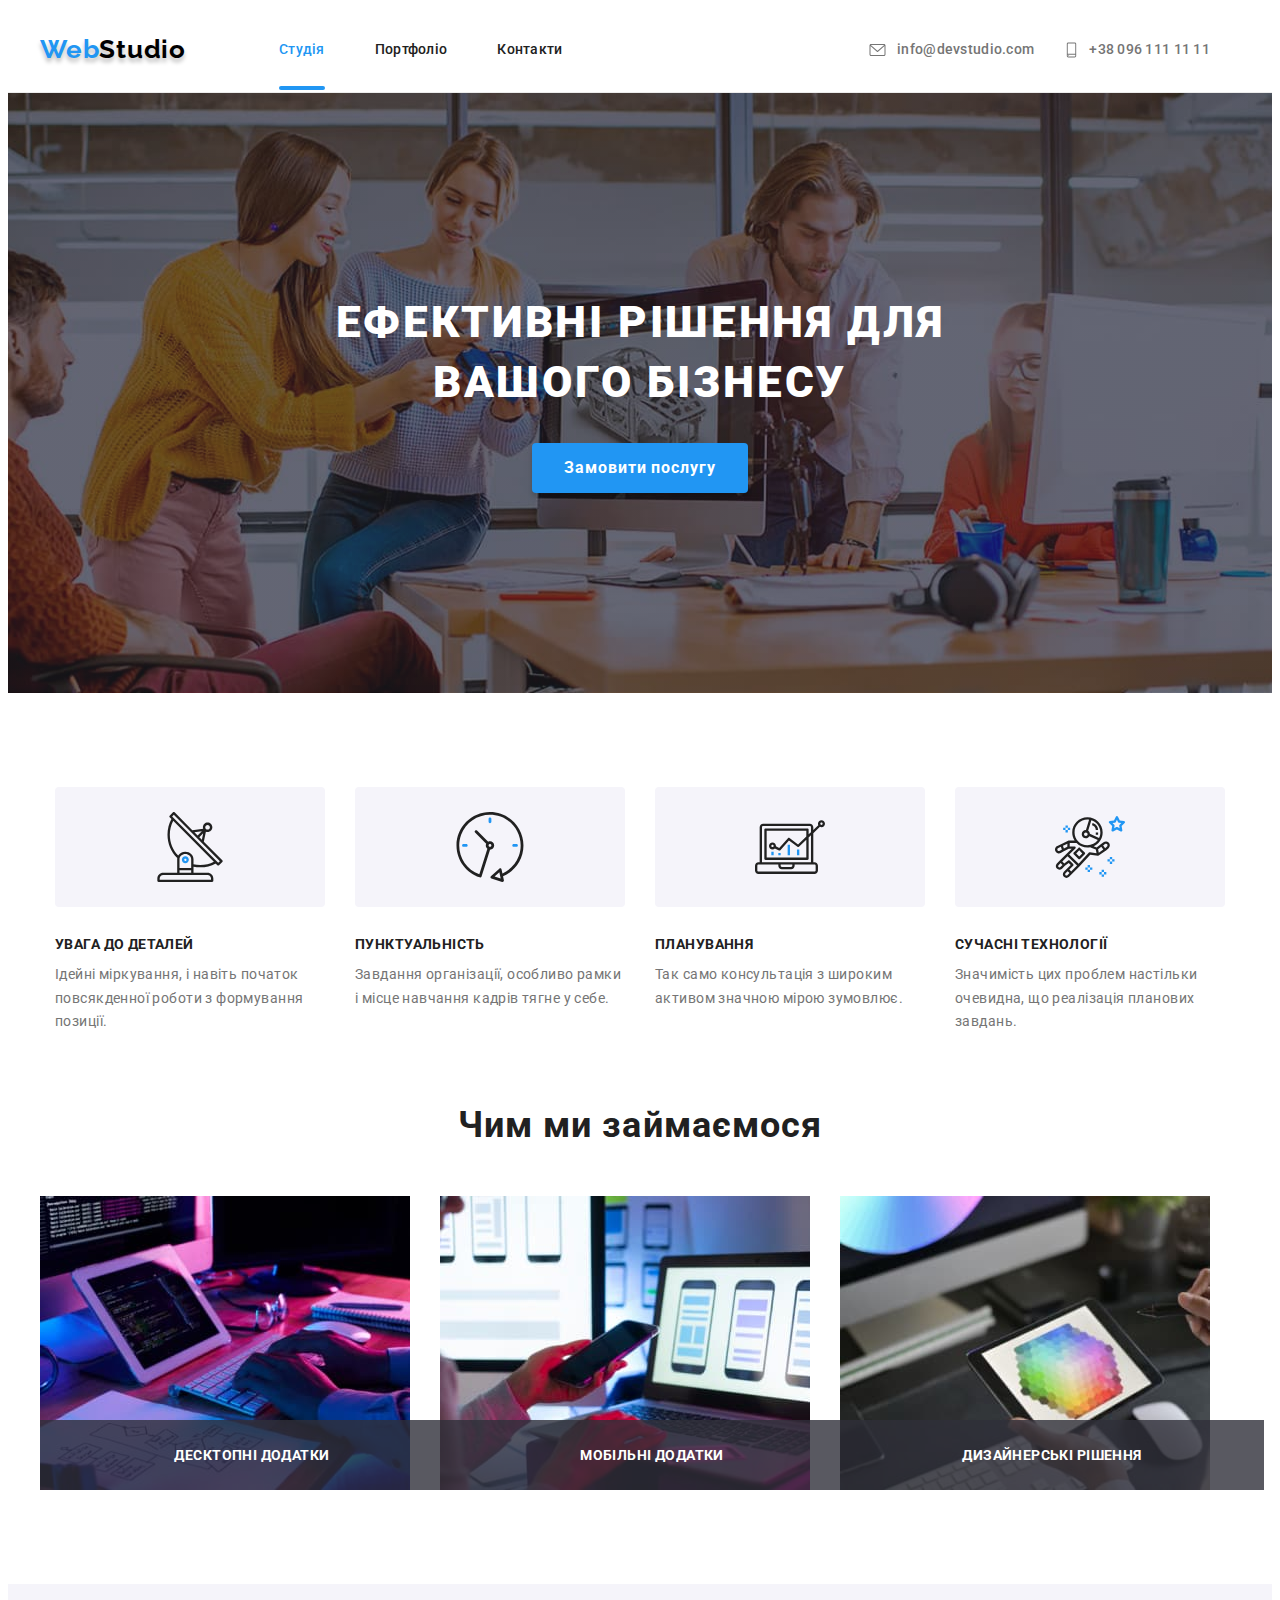
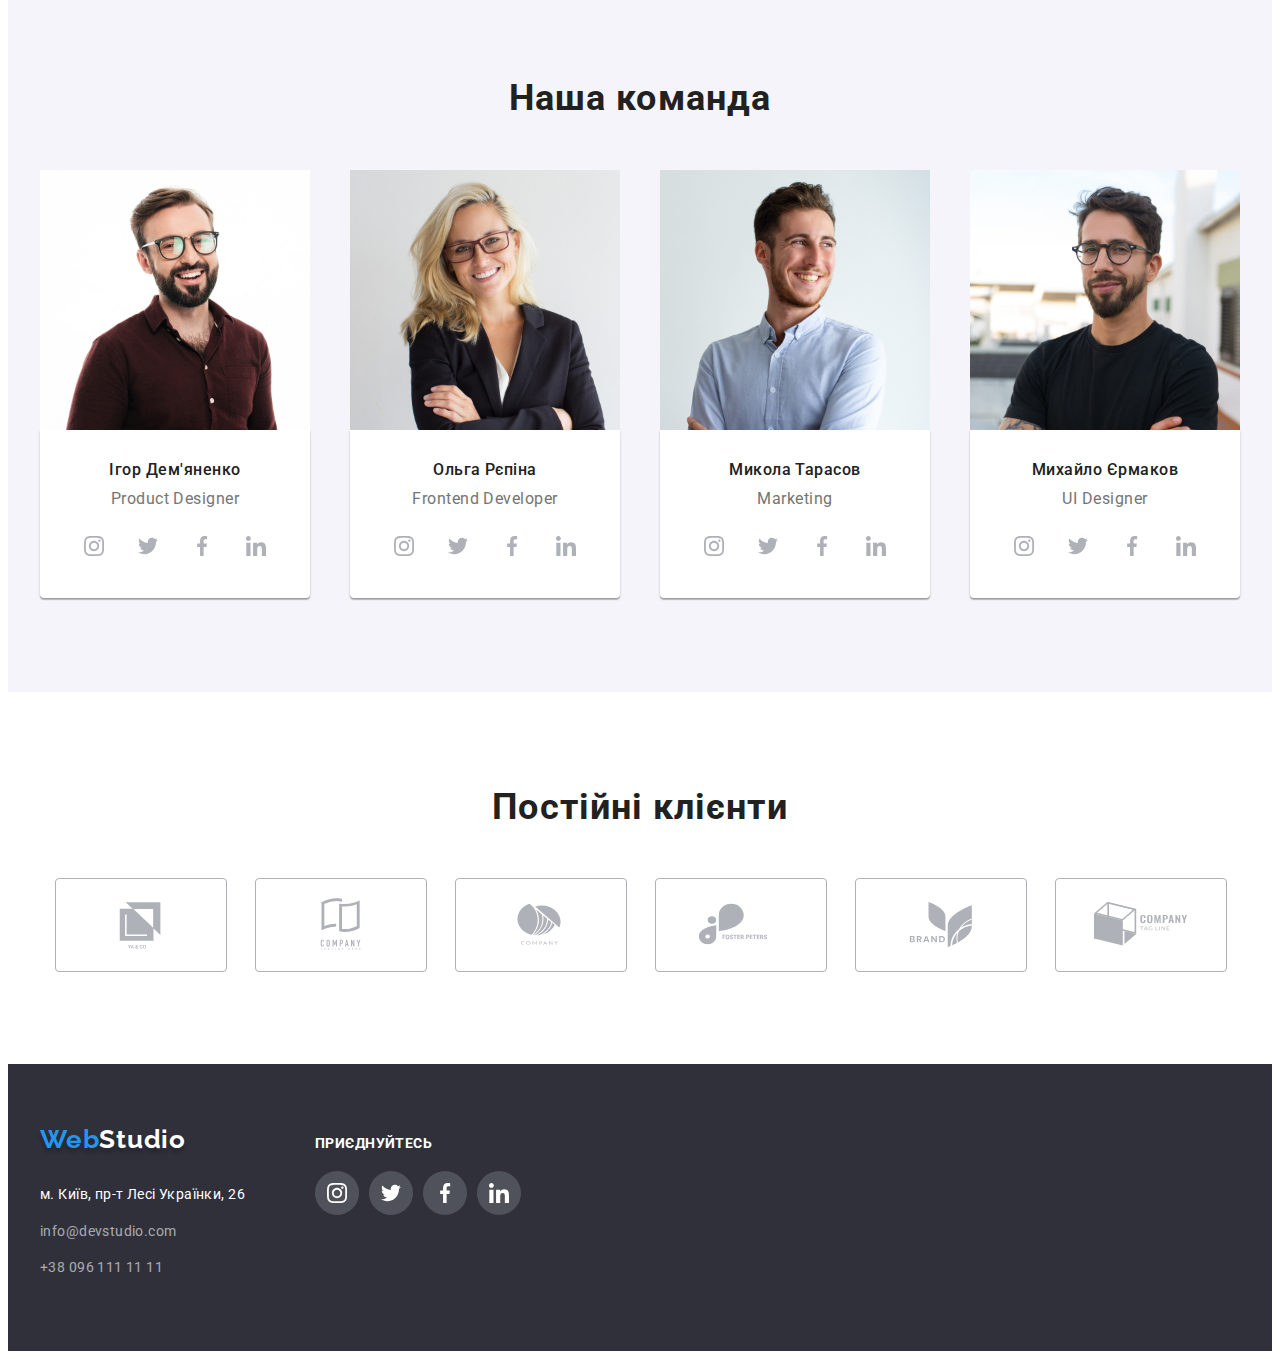
<file: index.html>
<!DOCTYPE html>
<html lang="uk">

<head>
    <meta charset="UTF-8" />
    <meta http-equiv="X-UA-Compatible" content="IE=edge" />
    <meta name="viewport" content="width=device-width, initial-scale=1.0" />
    <title>Document</title>

    <link rel="stylesheet" href="https://cdnjs.cloudflare.com/ajax/libs/modern-normalize/1.1.0/modern-normalize.min.css"
        integrity="sha512-wpPYUAdjBVSE4KJnH1VR1HeZfpl1ub8YT/NKx4PuQ5NmX2tKuGu6U/JRp5y+Y8XG2tV+wKQpNHVUX03MfMFn9Q=="
        crossorigin="anonymous" referrerpolicy="no-referrer" />

    <link rel="preconnect" href="https://fonts.googleapis.com">
    <link rel="preconnect" href="https://fonts.gstatic.com" crossorigin>
    <link
        href="https://fonts.googleapis.com/css2?family=Raleway:wght@700&family=Roboto:wght@400;500;700;900&display=swap"
        rel="stylesheet">

    <link rel="stylesheet" href="./css/styles.css">

</head>

<body>
    <header>
        <div class="header-border-bottom">
            <section class="container header-block">
            <nav class="navigation">
                <a class="logo" href="./index.html">Web<span class="logo-header">Studio</span></a>
                <ul class="list-header list-menu">
                    <li><a class="menu active menu-studio" href="">Студія</a></li>
                    <li><a class="menu" href="./portfolio.html">Портфоліо</a></li>
                    <li><a class="menu" href="">Контакти</a></li>
                </ul>
            </nav>
            <ul class="list-contacts">
                <li class="header-contacts-link"><a href="mailto:info@devstudio.com" class="link nav-link"><svg class="header-contacts-icons"
                            width="19" height="16">
                            <use href="./img/icons.svg#icon-mail"></use>
                        </svg><span>info@devstudio.com</span></a>
                </li>
                <li class="header-contacts-link"><a href="tel:+380961111111" class="link nav-link"><svg class="header-contacts-icons"
                            width="15" height="18">
                            <use href="./img/icons.svg#icon-mobile"></use>
                        </svg><span>+38 096 111 11 11</span></a>
                </li>
            </ul>
            </section>
        </div>
    </header>
    <main>
        <section class="section hero-section section-background">
            <div class="container hero-block">
                <h1 class="hero">Ефективні рішення для вашого бізнесу</h1>
                <button class="btn-order" type="button" data-modal-open> Замовити послугу</button>
            </div>
        </section>
        <section class="container section-advantages">
                <h2 hidden>Приклади</h2>
                <ul class="list-advantages">
                    <li>
                        <a href="#" class="advantage-bcgrd"><svg class="advantages-icons" width="70" height="70">
                                <use href="./img/icons.svg#icon-antenna"></use>
                            </svg></a>
                        <h3 class="advantages">УВАГА ДО ДЕТАЛЕЙ</h3>
                        <p class="advantages-descr">
                            Ідейні міркування, і навіть початок повсякденної роботи з
                            формування позиції.
                        </p>
                    </li>
                    <li>
                        <a href="#" class="advantage-bcgrd"><svg class="advantages-icons" width="70" height="70">
                                <use href="./img/icons.svg#icon-clock"></use>
                            </svg></a>
                        <h3 class="advantages">ПУНКТУАЛЬНІСТЬ</h3>
                        <p class="advantages-descr">
                            Завдання організації, особливо рамки і місце навчання кадрів тягне
                            у себе.
                        </p>
                    </li>
                    <li>
                        <a href="#" class="advantage-bcgrd"><svg class="advantages-icons" width="70" height="70">
                                <use href="./img/icons.svg#icon-diagram"></use>
                            </svg></a>
                        <h3 class="advantages">ПЛАНУВАННЯ</h3>
                        <p class="advantages-descr">
                            Так само консультація з широким активом значною мірою зумовлює.
                        </p>
                    </li>
                    <li>
                        <a href="#" class="advantage-bcgrd"><svg class="advantages-icons" width="70" height="70">
                                <use href="./img/icons.svg#icon-astronaut"></use>
                            </svg></a>
                        <h3 class="advantages">СУЧАСНІ ТЕХНОЛОГІЇ</h3>
                        <p class="advantages-descr">
                            Значимість цих проблем настільки очевидна, що реалізація планових
                            завдань.
                        </p>
                    </li>
                </ul>
        </section>
        <section class="container section">
                <h2 class="occupation">Чим ми займаємося</h2>
                <ul class="list-occupation">
                    <li class="occupation-item">
                        <div class="occupation-item-thumb">
                            <img src="./img/img1.jpg" alt="Діяльність1" width="370" height="294" />
                            <p class="occupation-descr">Десктопні додатки</p>
                        </div>
                    </li>
                    <li class="occupation-item">
                        <div class="occupation-item-thumb">
                            <img src="./img/img2.jpg" alt="Діяльність2" width="370" height="294" />
                            <p class="occupation-descr">Мобільні додатки</p>
                        </div>
                    </li>
                    <li class="occupation-item">
                        <div class="occupation-item-thumb">
                            <img src="./img/img3.jpg" alt="Діяльність3" width="370" height="294" />
                            <p class="occupation-descr">Дизайнерські рішення</p>
                        </div>
                    </li>
                </ul>
        </section>
        <section class="section section-background-workers">
            <div class="container">
                <h2 class="team">Наша команда</h2>
                <ul class="list-team">
                    <li>
                        <img src="./img/team4.jpg" alt="Працівник1" width="270" height="260" />
                        <div class="team-workers">
                            <h3 class="name">Ігор Дем'яненко</h3>
                            <p class="position">Product Designer</p>
                            <ul class="workers-soc-list">
                                <li class="workers-soc-items"><a href="instagram" class="workers-soc-link link"><svg
                                            class="workers-soc-icons">
                                            <use href="./img/icons.svg#icon-instagram"></use>
                                        </svg></a></li>
                                <li class="workers-soc-items"><a href="twitter" class="workers-soc-link link"><svg width
                                            class="workers-soc-icons">
                                            <use href="./img/icons.svg#icon-twitter"></use>
                                        </svg></a></li>
                                <li class="workers-soc-items"><a href="facebook" class="workers-soc-link link"><svg
                                            class="workers-soc-icons">
                                            <use href="./img/icons.svg#icon-facebook"></use>
                                        </svg></a></li>
                                <li class="workers-soc-items"><a href="linkedin" class="workers-soc-link link"><svg
                                            class="workers-soc-icons">
                                            <use href="./img/icons.svg#icon-linkedin"></use>
                                        </svg></a></li>
                            </ul>
                        </div>
                    </li>
                    <li>
                        <img src="./img/team1.jpg" alt="Працівник2" width="270" height="260" />
                        <div class="team-workers">
                            <h3 class="name">Ольга Рєпіна</h3>
                            <p class="position">Frontend Developer</p>
                            <ul class="workers-soc-list">
                                <li class="workers-soc-items"><a href="instagram" class="workers-soc-link link"><svg
                                            class="workers-soc-icons">
                                            <use href="./img/icons.svg#icon-instagram"></use>
                                        </svg></a></li>
                                <li class="workers-soc-items"><a href="twitter" class="workers-soc-link link"><svg
                                            class="workers-soc-icons">
                                            <use href="./img/icons.svg#icon-twitter"></use>
                                        </svg></a></li>
                                <li class="workers-soc-items"><a href="facebook" class="workers-soc-link link"><svg
                                            class="workers-soc-icons">
                                            <use href="./img/icons.svg#icon-facebook"></use>
                                        </svg></a></li>
                                <li class="workers-soc-items"><a href="linkedin" class="workers-soc-link link"><svg
                                            class="workers-soc-icons">
                                            <use href="./img/icons.svg#icon-linkedin"></use>
                                        </svg></a></li>
                            </ul>
                        </div>
                    </li>
                    <li>
                        <img src="./img/team2.jpg" alt="Працівник3" width="270" height="260" />
                        <div class="team-workers">
                            <h3 class="name">Микола Тарасов</h3>
                            <p class="position">Marketing</p>
                            <ul class="workers-soc-list">
                                <li class="workers-soc-items"><a href="instagram" class="workers-soc-link link"><svg
                                            class="workers-soc-icons">
                                            <use href="./img/icons.svg#icon-instagram"></use>
                                        </svg></a></li>
                                <li class="workers-soc-items"><a href="twitter" class="workers-soc-link link"><svg
                                            class="workers-soc-icons">
                                            <use href="./img/icons.svg#icon-twitter"></use>
                                        </svg></a></li>
                                <li class="workers-soc-items"><a href="facebook" class="workers-soc-link link"><svg
                                            class="workers-soc-icons">
                                            <use href="./img/icons.svg#icon-facebook"></use>
                                        </svg></a></li>
                                <li class="workers-soc-items"><a href="linkedin" class="workers-soc-link link"><svg
                                            class="workers-soc-icons">
                                            <use href="./img/icons.svg#icon-linkedin"></use>
                                        </svg></a></li>
                            </ul>
                        </div>
                    </li>
                    <li>
                        <img src="./img/team3.jpg" alt="Працівник4" width="270" height="260" />
                        <div class="team-workers">
                            <h3 class="name">Михайло Єрмаков</h3>
                            <p class="position">UI Designer</p>
                            <ul class="workers-soc-list">
                                <li class="workers-soc-items"><a href="instagram" class="workers-soc-link link"><svg
                                            class="workers-soc-icons">
                                            <use href="./img/icons.svg#icon-instagram"></use>
                                        </svg></a></li>
                                <li class="workers-soc-items"><a href="twitter" class="workers-soc-link link"><svg
                                            class="workers-soc-icons">
                                            <use href="./img/icons.svg#icon-twitter"></use>
                                        </svg></a></li>
                                <li class="workers-soc-items"><a href="facebook" class="workers-soc-link link"><svg
                                            class="workers-soc-icons">
                                            <use href="./img/icons.svg#icon-facebook"></use>
                                        </svg></a></li>
                                <li class="workers-soc-items"><a href="linkedin" class="workers-soc-link link"><svg
                                            class="workers-soc-icons">
                                            <use href="./img/icons.svg#icon-linkedin"></use>
                                        </svg></a></li>
                            </ul>
                        </div>
                    </li>
                </ul>
            </div>
        </section>
        <section class="container section">
                <h2 class="clients">Постійні клієнти</h2>
                <ul class="clients-list">
                    <li class="clients-list-size"><a href="client-1" class="clients-link link"><svg class="clients-icons">
                                <use href="./img/icons.svg#icon-1"></use>
                            </svg></a></li>
                    <li class="clients-list-size"><a href="client-2" class="clients-link link"><svg class="clients-icons">
                                <use href="./img/icons.svg#icon-2"></use>
                            </svg></a></li>
                    <li class="clients-list-size"><a href="client-3" class="clients-link link"><svg class="clients-icons">
                                <use href="./img/icons.svg#icon-3"></use>
                            </svg></a></li>
                    <li class="clients-list-size"><a href="client-4" class="clients-link link"><svg class="clients-icons">
                                <use href="./img/icons.svg#icon-4"></use>
                            </svg></a></li>
                    <li class="clients-list-size"><a href="client-5" class="clients-link link"><svg class="clients-icons">
                                <use href="./img/icons.svg#icon-5"></use>
                            </svg></a></li>
                    <li class="clients-list-size"><a href="client-5" class="clients-link link"><svg class="clients-icons">
                                <use href="./img/icons.svg#icon-6"></use>
                            </svg></a></li>
                </ul>
        </section>
    </main>
    <footer class="footer-background">
        <div class="container footer-block">
            <div class="section-address">
                <a class="logo-footer" href="./index.html">Web<span class="logo-footer-part">Studio</span></a>
                <address>
                    <ul class="list-footer">
                        <li class="link-footer-address">
                            <a class="address" href="https://goo.gl/maps/pz3UQcwL6n8fsx3L7">м. Київ, пр-т Лесі Українки,
                                26</a>
                        </li>
                        <li class="link-footer">
                            <a class="contacts-footer" href="mailto:info@devstudio.com">info@devstudio.com</a>
                        </li>
                        <li class="link-footer">
                            <a class="contacts-footer" href="tel:+380961111111">+38 096 111 11 11</a>
                        </li>
                    </ul>
                </address>
            </div>
            <div>
                <p class="invitation-footer">ПРИЄДНУЙТЕСЬ</p>
                <ul class="list-footer footer-soc-list">
                    <li class="footer-soc-items"><a href="instagram" class="footer-soc-link link"><svg
                                class="footer-soc-icons">
                                <use href="./img/icons.svg#icon-instagram"></use>
                            </svg></a></li>
                    <li class="footer-soc-items"><a href="twitter" class="footer-soc-link link"><svg
                                class="footer-soc-icons">
                                <use href="./img/icons.svg#icon-twitter"></use>
                            </svg></a></li>
                    <li class="footer-soc-items"><a href="facebook" class="footer-soc-link link"><svg
                                class="footer-soc-icons">
                                <use href="./img/icons.svg#icon-facebook"></use>
                            </svg></a></li>
                    <li class="footer-soc-items"><a href="linkedin" class="footer-soc-link link"><svg
                                class="footer-soc-icons">
                                <use href="./img/icons.svg#icon-linkedin"></use>
                            </svg></a></li>
                </ul>
            </div>
        </div>
    </footer>
    <div class="backdrop is-hidden" data-modal>
        <div class="modal">
            <button type="button" class="modal-close" data-modal-close>
                <li><a href="#" class="modal-cross"><svg class="close-btn" width="11" height="11">
                            <use href="./img/icons.svg#icon-close"></use>
                        </svg></a></li>
            </button>
        </div>
    </div>
    <script src="./modal.js"></script>
</body>

</html>
</file>
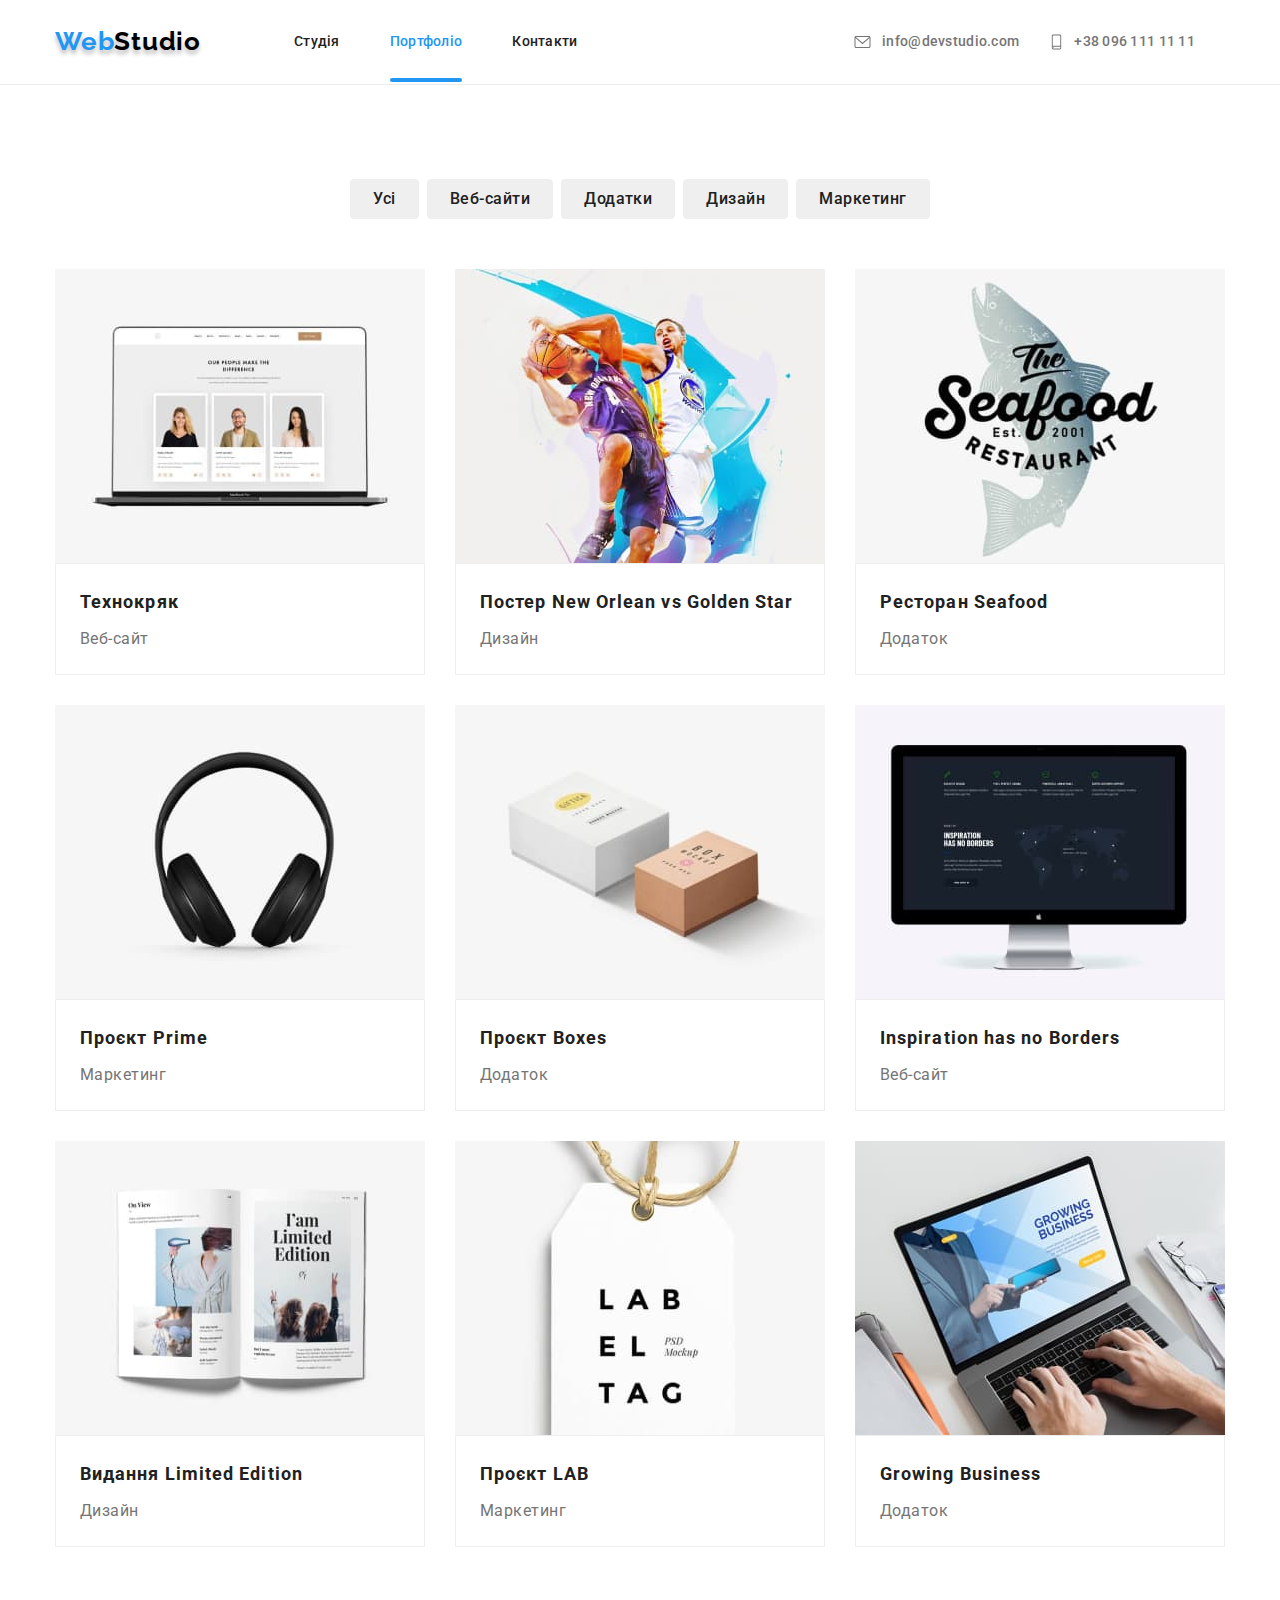
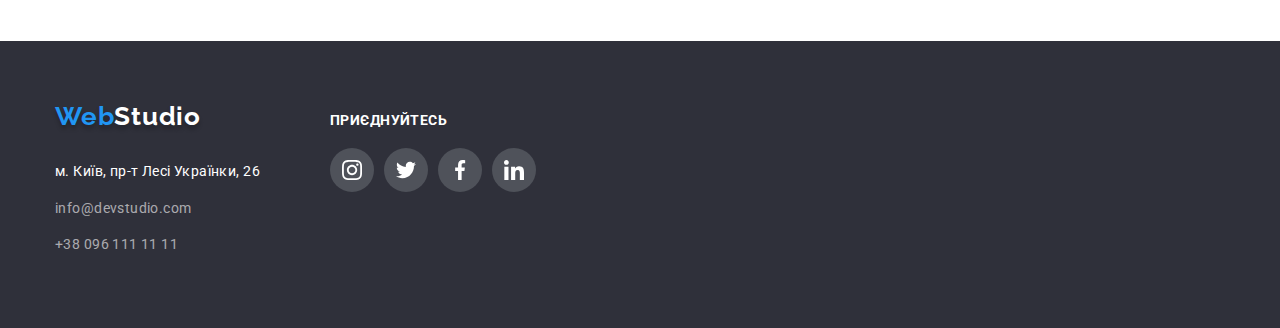
<file: portfolio.html>
<!DOCTYPE html>
<html lang="uk">

<head>
    <meta charset="UTF-8">
    <meta http-equiv="X-UA-Compatible" content="IE=edge">
    <meta name="viewport" content="width=device-width, initial-scale=1.0">
    <title>WebStudio</title>
    <link rel="preconnect" href="https://fonts.googleapis.com">
    <link rel="preconnect" href="https://fonts.gstatic.com" crossorigin>
    <link
        href="https://fonts.googleapis.com/css2?family=Raleway:wght@700&family=Roboto:wght@400;500;700;900&display=swap"
        rel="stylesheet">
    <link rel="stylesheet" href="https://cdnjs.cloudflare.com/ajax/libs/modern-normalize/1.1.0/modern-normalize.min.css">
    <link rel="stylesheet" href="./css/styles.css">
</head>

<body>
    <header>
        <div class="header-border-bottom">
            <section class="container header-block">
            <nav class="navigation">
                <a class="logo" href="./index.html">Web<span class="logo-header">Studio</span></a>
                <ul class="list-header list-menu">
                    <li><a class="menu" href="./index.html">Студія</a></li>
                    <li><a class="menu active menu-portfolio" href="./portfolio.html">Портфоліо</a></li>
                    <li><a class="menu" href="">Контакти</a></li>
                </ul>
            </nav>
            <ul class="list-contacts">
                <li class="header-contacts-link"><a href="mailto:info@devstudio.com" class="link nav-link"><svg class="header-contacts-icons" width="19"
                            height="16">
                            <use href="./img/icons.svg#icon-mail"></use>
                        </svg>info@devstudio.com</a>
                </li>
                <li class="header-contacts-link"><a href="tel:+380961111111" class="link nav-link"><svg class="header-contacts-icons" width="15"
                            height="18">
                            <use href="./img/icons.svg#icon-mobile"></use>
                        </svg>+38 096 111 11 11</a>
                </li>
            </ul>
            </section>
        </div>
    </header>

    <main>
            <section class="container section">
                <h1 class="visually-hidden">Menu</h1>
                <ul class="list-portfolio-categories">
                    <li><button type="button" class="portfolio-categories">Усі</button></li>
                    <li><button type="button" class="portfolio-categories">Веб-сайти</button></li>
                    <li><button type="button" class="portfolio-categories">Додатки</button></li>
                    <li><button type="button" class="portfolio-categories">Дизайн</button></li>
                    <li><button type="button" class="portfolio-categories">Маркетинг</button></li>
                </ul>
                <ul class="list-portfolio-projects">
                    <li class="project-item">
                        <a class="project-item-link" href=""><div class="project-item-thumb">
                            <img src="./img/portfolio1.jpg" alt="Технокряк" width="370" height="294">
                            <p class="project-descr-overlay">Ресурс пропонує комплексні пропозиції з різним рівнем функціоналу та сервісів. Все
                                це
                                дозволить відвідувачу отримати вичерпні відомості про компанію чи приватну особу.</p>
                        </div>
                        <div class="portfolio-filter">
                            <h2 class="project">Технокряк</h2>
                            <p class="portfolio-categories-item">Веб-сайт</p>
                        </div></a>
                    </li>
                    <li class="project-item">
                        <a class="project-item-link" href=""><div class="project-item-thumb">
                            <img src="./img/portfolio2.jpg" alt="Постер New Orlean vs Golden Star" width="370" height="294">
                            <p class="project-descr-overlay">Ресурс пропонує комплексні пропозиції з різним рівнем функціоналу та сервісів. Все
                                це
                                дозволить відвідувачу отримати вичерпні відомості про компанію чи приватну особу.</p>
                        </div>
                        <div class="portfolio-filter">
                            <h2 class="project">Постер New Orlean vs Golden Star</h2>
                            <p class="portfolio-categories-item">Дизайн</p>
                        </div></a>
                    </li>
                    <li class="project-item">
                        <a class="project-item-link" href=""><div class="project-item-thumb">
                            <img src="./img/portfolio3.jpg" alt="Ресторан Seafood" width="370" height="294">
                            <p class="project-descr-overlay">Ресурс пропонує комплексні пропозиції з різним рівнем функціоналу та сервісів. Все
                                це
                                дозволить відвідувачу отримати вичерпні відомості про компанію чи приватну особу.</p>
                        </div>
                        <div class="portfolio-filter">
                            <h2 class="project">Ресторан Seafood</h2>
                            <p class="portfolio-categories-item">Додаток</p>
                        </div></a>
                    </li>
                    <li class="project-item">
                        <a class="project-item-link" href=""><div class="project-item-thumb">
                            <img src="./img/portfolio4.jpg" alt="Проєкт Prime" width="370" height="294">
                            <p class="project-descr-overlay">Ресурс пропонує комплексні пропозиції з різним рівнем функціоналу та сервісів. Все
                                це
                                дозволить відвідувачу отримати вичерпні відомості про компанію чи приватну особу.</p>
                        </div>
                        <div class="portfolio-filter">
                            <h2 class="project">Проєкт Prime</h2>
                            <p class="portfolio-categories-item">Маркетинг</p>
                        </div></a>
                    </li>
                    <li class="project-item">
                        <a class="project-item-link" href=""><div class="project-item-thumb">
                            <img src="./img/portfolio5.jpg" alt="Проєкт Boxes" width="370" height="294">
                            <p class="project-descr-overlay">Ресурс пропонує комплексні пропозиції з різним рівнем функціоналу та сервісів. Все
                                це
                                дозволить відвідувачу отримати вичерпні відомості про компанію чи приватну особу.</p>
                        </div>
                        <div class="portfolio-filter">
                            <h2 class="project">Проєкт Boxes</h2>
                            <p class="portfolio-categories-item">Додаток</p>
                        </div></a>
                    </li>
                    <li class="project-item">
                        <a class="project-item-link" href=""><div class="project-item-thumb">
                            <img src="./img/portfolio6.jpg" alt="Inspiration has no Borders" width="370" height="294">
                            <p class="project-descr-overlay">Ресурс пропонує комплексні пропозиції з різним рівнем функціоналу та сервісів. Все
                                це
                                дозволить відвідувачу отримати вичерпні відомості про компанію чи приватну особу.</p>
                        </div>
                        <div class="portfolio-filter">
                            <h2 class="project">Inspiration has no Borders</h2>
                            <p class="portfolio-categories-item">Веб-сайт</p>
                        </div></a>
                    </li>
                    <li class="project-item">
                        <a class="project-item-link" href=""><div class="project-item-thumb">
                            <img src="./img/portfolio7.jpg" alt="Видання Limited Edition" width="370" height="294">
                            <p class="project-descr-overlay">Ресурс пропонує комплексні пропозиції з різним рівнем функціоналу та сервісів. Все
                                це
                                дозволить відвідувачу отримати вичерпні відомості про компанію чи приватну особу.</p>
                        </div>
                        <div class="portfolio-filter">
                            <h2 class="project">Видання Limited Edition</h2>
                            <p class="portfolio-categories-item">Дизайн</p>
                        </div></a>
                    </li>
                    <li class="project-item">
                        <a class="project-item-link" href=""><div class="project-item-thumb">
                            <img src="./img/portfolio8.jpg" alt="Проєкт LAB" width="370" height="294">
                            <p class="project-descr-overlay">Ресурс пропонує комплексні пропозиції з різним рівнем функціоналу та сервісів. Все
                                це
                                дозволить відвідувачу отримати вичерпні відомості про компанію чи приватну особу.</p>
                        </div>
                        <div class="portfolio-filter">
                            <h2 class="project">Проєкт LAB</h2>
                            <p class="portfolio-categories-item">Маркетинг</p>
                        </div></a>
                    </li>
                    <li class="project-item">
                        <a class="project-item-link" href=""><div class="project-item-thumb">
                            <img src="./img/portfolio9.jpg" alt="Growing Business" width="370" height="294">
                            <p class="project-descr-overlay">Ресурс пропонує комплексні пропозиції з різним рівнем функціоналу та сервісів. Все
                                це
                                дозволить відвідувачу отримати вичерпні відомості про компанію чи приватну особу.</p>
                        </div>
                        <div class="portfolio-filter">
                            <h2 class="project">Growing Business</h2>
                            <p class="portfolio-categories-item">Додаток</p>
                        </div></a>
                    </li>
                </ul>
            </section>
    </main>

<footer class="footer-background">
    <div class="container footer-block">
        <div class="section-address">
            <a class="logo-footer" href="./index.html">Web<span class="logo-footer-part">Studio</span></a>
            <address>
                <ul class="list-footer">
                    <li class="link-footer-address">
                        <a class="address" href="https://goo.gl/maps/pz3UQcwL6n8fsx3L7">м. Київ, пр-т Лесі Українки,
                            26</a>
                    </li>
                    <li class="link-footer">
                        <a class="contacts-footer" href="mailto:info@devstudio.com">info@devstudio.com</a>
                    </li>
                    <li class="link-footer">
                        <a class="contacts-footer" href="tel:+380961111111">+38 096 111 11 11</a>
                    </li>
                </ul>
            </address>
        </div>
        <div>
            <p class="invitation-footer">ПРИЄДНУЙТЕСЬ</p>
            <ul class="list-footer footer-soc-list">
                <li class="footer-soc-items"><a href="instagram" class="footer-soc-link link"><svg
                            class="footer-soc-icons">
                            <use href="./img/icons.svg#icon-instagram"></use>
                        </svg></a></li>
                <li class="footer-soc-items"><a href="twitter" class="footer-soc-link link"><svg
                            class="footer-soc-icons">
                            <use href="./img/icons.svg#icon-twitter"></use>
                        </svg></a></li>
                <li class="footer-soc-items"><a href="facebook" class="footer-soc-link link"><svg
                            class="footer-soc-icons">
                            <use href="./img/icons.svg#icon-facebook"></use>
                        </svg></a></li>
                <li class="footer-soc-items"><a href="linkedin" class="footer-soc-link link"><svg
                            class="footer-soc-icons">
                            <use href="./img/icons.svg#icon-linkedin"></use>
                        </svg></a></li>
            </ul>
        </div>
    </div>
</footer>
</body>

</html>
</file>
<file: css/styles.css>
h1,
h2,
h3,
h4,
h5,
h5,
ul,
p {
    margin: 0;
    padding-left: 0;
}

.link {
    text-decoration: none;
    color: currentColor;
}

.list {
    text-decoration: none;
    list-style: none;
    margin: 0;
    padding: 0;
    display: flex;
    align-items: center;
    gap: 50px;
}

.section {
    padding-top: 94px;
    padding-bottom: 94px;
}

img {
    display: block;
}

.header-block {
    display: flex;
    align-items: center;
}

.header-border-bottom {
    border-bottom: 1px solid #ECECEC;
}

body {
    font-family: "Roboto", "Raleway";
}

:root {
    --article-color: #212121;
    --article-descr-color: #757575;
    --section-background-color: #2F303A;
    --btns-links-color: #2196F3;
}

.list-header {
    text-decoration: none;
    list-style: none;
    margin: 0;
    padding: 0;
    display: flex;
    align-items: center;
    gap: 50px;
}

.logo {
    font-style: normal;
    font-weight: 700;
    font-size: 26px;
    line-height: 1.19;
    letter-spacing: 0.03em;
    color: #2196F3;
    text-shadow: 0px 4px 4px rgba(0, 0, 0, 0.25);
    text-decoration: none;
    font-family: 'Raleway';
    padding-top: 24px;
    padding-bottom: 25px;
    display: flex;
    align-items: center;
}

.logo-header {
    color: #000000;
    display: flex;
    align-items: center;
}

.navigation {
    display: flex;
    align-items: center;
}

.list-menu {
    text-decoration: none;
    list-style: none;
    margin: 0;
    padding: 0;
    display: flex;
    align-items: center;
    gap: 50px;
    margin-left: 93px;
}

.menu.active::after {
    content: "";
    width: 100%;
    height: 4px;
    background-color: #2196F3;
    position: absolute;
    bottom: 0;
    display: block;
    left: 0;
    border-radius: 2px;
}


.menu {
    font-size: 14px;
    line-height: 1.14;
    letter-spacing: 0.02em;
    color: #212121;
    text-decoration: none;
    font-weight: 500;
    padding-top: 32px;
    padding-bottom: 32px;
    display: flex;
    align-items: center;
    transition: color 250ms linear;
    position: relative;
}

.menu:hover {
    color: var(--btns-links-color);
}

.menu:active {
    color: var(--btns-links-color);
}

.menu:focus {
    color: var(--btns-links-color);
}

.menu-studio {
    color: #2196F3;
}

.menu-portfolio {
    color: #2196F3;
}

.list-contacts {
    text-decoration: none;
    list-style: none;
    margin: 0;
    padding: 0;
    display: flex;
    align-items: center;
    margin-left: auto;
}

.header-contacts-link {
    font-family: 'Roboto';
    font-style: normal;
    font-size: 14px;
    line-height: 1.14;
    letter-spacing: 0.02em;
    color: #757575;
    text-decoration: none;
    font-weight: 500;
    padding-top: 32px;
    padding-bottom: 32px;
    display: flex;
    align-items: center;
    justify-content: center;
    margin-left: auto;
    margin-right: 30px;
    color: #757575;
}

.header-contacts-icons {
    margin-right: 10px;
    fill: #757575;
}

.occupation-item {
    position: relative;
}

.occupation-item-thumb {
    position: relative;
}

.occupation-descr {
    font-family: 'Roboto';
    font-style: normal;
    font-weight: 700;
    font-size: 14px;
    line-height: 16px;
    letter-spacing: 0.03em;
    text-transform: uppercase;
    padding: 27px;
    color: #FFFFFF;
    position: absolute;
    bottom: 0;
    text-align: center;
    width: 100%;
    background-color: rgba(47, 48, 58, 0.8);
}

.nav-link {
    display: flex;
    align-items: center;
    height: 20px;
}

.header-contacts-link:hover {
    fill: var(--btns-links-color);
    color: var(--btns-links-color);
}

.header-contacts-link:focus {
    fill: var(--btns-links-color);
    color: var(--btns-links-color);
}

.hero-section {
    padding-top: 200px;
    padding-bottom: 200px;
    background-image: linear-gradient(rgba(47, 48, 58, 0.4), rgba(47, 48, 58, 0.4)), url(../img/hero-back.jpg);
    background-repeat: no-repeat;
    background-size: cover;
    background-position: center;
    background-color: var(--section-background-color);
    max-width: 1600px;
    margin-left: auto;
    margin-right: auto;
}

.hero-block {
    padding-top: 94px;
    padding-bottom: 94px;
    align-items: center;
    text-align: center;
    display: contents;
}

.hero {
    font-size: 44px;
    width: 696px;
    margin: 0 auto;
    line-height: 1.36;
    text-align: center;
    letter-spacing: 0.06em;
    text-transform: uppercase;
    color: #FFFFFF;
    font-weight: 900;
    margin-bottom: 30px;
    background-color: transparent;
    display: flex;
    align-items: center;
}

.btn-order {
    font-family: 'Roboto';
    font-style: normal;
    font-size: 16px;
    line-height: 1.875;
    font-weight: 700;
    margin: 0 auto;
    padding: 10px 32px;
    letter-spacing: 0.06em;
    color: #FFFFFF;
    box-shadow: 0px 4px 4px rgba(0, 0, 0, 0.15);
    border-radius: 4px;
    cursor: pointer;
    display: flex;
    align-items: center;
    background: var(--btns-links-color);
    border: none;
}

.section-advantages {
    padding-top: 94px;
}

/* .container-advantages {
    width: 1200px;
    padding-left: 15px;
    padding-right: 15px;
    margin: 0 auto;
} */

.list-advantages {
    text-decoration: none;
    list-style: none;
    margin: 0;
    padding: 0;
    display: flex;
    align-items: center;
    justify-content: center;
    gap: 30px;
}

.advantage-bcgrd {
    width: 270px;
    height: 120px;
    background-color: #F5F4FA;
    border-radius: 4px;
    margin-bottom: 30px;
    display: flex;
    align-items: center;
    justify-content: center;
}

.advantage-icon {
    width: 70px;
    height: 70px;
}

.advantages {
    font-size: 14px;
    font-weight: 700;
    line-height: 1.14;
    letter-spacing: 0.03em;
    text-transform: uppercase;
    padding-bottom: 10px;
    display: flex;
    justify-content: space-between;
    align-items: center;
    color: var(--article-color)
}

.advantages-descr {
    font-size: 14px;
    width: 270px;
    height: 48px;
    font-weight: 400;
    line-height: 1.71;
    letter-spacing: 0.03em;
    display: flex;
    justify-content: space-between;
    color: var(--article-descr-color)
}

/* .container-occupation {
    width: 1200px;
    padding-left: 15px;
    padding-right: 15px;
    margin: 0 auto;
} */

.list-occupation {
    text-decoration: none;
    list-style: none;
    margin: 0;
    padding: 0;
    display: flex;
    align-items: center;
    gap: 30px;
}

.occupation {
    font-size: 36px;
    font-weight: 700;
    line-height: 1.16;
    text-align: center;
    letter-spacing: 0.03em;
    margin-bottom: 50px;
    color: var(--article-color)
}

.section-background-workers {
    background: #F5F4FA;
}

/* .container-team {
    width: 1200px;
    padding-left: 15px;
    padding-right: 15px;
    margin: 0 auto;
} */

.list-team {
    text-decoration: none;
    display: flex;
    justify-content: space-between;
    align-items: center;
    list-style: none;
    margin: 0;
    padding: 0;
}

.team-workers {
    padding-top: 30px;
    padding-bottom: 30px;
    background: #FFFFFF;
    box-shadow: 0px 1px 3px rgba(0, 0, 0, 0.12), 0px 1px 1px rgba(0, 0, 0, 0.14), 0px 2px 1px rgba(0, 0, 0, 0.2);
    border-radius: 0px 0px 4px 4px;
}

.team {
    font-size: 36px;
    font-weight: 700;
    line-height: 1.16;
    text-align: center;
    letter-spacing: 0.03em;
    color: #212121;
    margin-bottom: 50px;
}

.name {
    font-size: 16px;
    font-weight: 500;
    line-height: 1.1875;
    text-align: center;
    letter-spacing: 0.03em;
    padding-bottom: 10px;
    color: var(--article-color)
}

.position {
    font-size: 16px;
    font-weight: 400;
    line-height: 1.1875;
    text-align: center;
    letter-spacing: 0.03em;
    margin-bottom: 16px;
    color: var(--article-descr-color)
}

.workers-soc-list {
    text-decoration: none;
    list-style: none;
    margin: 0;
    padding: 0;
    display: flex;
    justify-content: center;
    align-items: center;
    gap: 10px;
}

.workers-soc-items {
    width: 44px;
    height: 44px;
}

.workers-soc-link {
    width: 100%;
    height: 100%;
    display: flex;
    justify-content: center;
    align-items: center;
    border-radius: 50%;
}

.workers-soc-link:hover {
    background-color: var(--btns-links-color);
}

.workers-soc-link:hover .workers-soc-icons {
    fill: #FFFFFF;
}

.workers-soc-link:focus {
    background-color: var(--btns-links-color);
}

.workers-soc-link:focus .workers-soc-icons {
    fill: #FFFFFF;
}

.workers-soc-icons {
    height: 20px;
    width: 20px;
    fill: #AFB1B8;
}

/* .clients-container {
    width: 1200px;
    padding-left: 15px;
    padding-right: 15px;
    margin: 0 auto;
} */

.clients-list {
    text-decoration: none;
    list-style: none;
    margin: 0;
    padding: 0;
    display: flex;
    justify-content: center;
    align-items: center;
    gap: 30px;
}

.clients {
    font-family: 'Roboto';
    font-style: normal;
    font-weight: 700;
    font-size: 36px;
    line-height: 42px;
    text-align: center;
    letter-spacing: 0.03em;
    color: #212121;
    margin-bottom: 50px;
}

.clients-link {
    display: flex;
    justify-content: center;
    align-items: center;
    border: 1px solid #AFB1B8;
    border-radius: 4px;
    fill: #AFB1B8;
    width: 100%;
    height: 100%;
}

.clients-link:hover {
    fill: var(--btns-links-color);
    border-color: var(--btns-links-color);
}

.clients-link:focus {
    fill: var(--btns-links-color);
    border-color: var(--btns-links-color);
}

.clients-list-size {
    width: 170px;
    height: 92px;
}

.clients-icons {
    width: 106px;
    height: 60px;
}

/* .container-footer {
    display: flex;
    justify-content: start;
    padding-left: 15px;
    padding-right: 15px;
    margin: 0 auto;
    width: 1200px;
} */

.container {
    padding-left: 15px;
    padding-right: 15px;
    margin: 0 auto;
    width: 1200px;
}

.footer-block {
    display: flex;
    align-items: baseline;
}

.section-address {
    margin-right: 70px;
}

/* .section-social {
    margin-top: 12px;
} */

.footer-background {
    padding-top: 60px;
    padding-bottom: 60px;
    background: var(--section-background-color)
}

.list-footer {
    text-decoration: none;
    list-style: none;
    margin: 0;
    padding: 0;
}

.link-footer-address {
    margin-top: 28px;
    margin-bottom: 12px;
}

.link-footer {
    margin-bottom: 12px;
}

.logo-footer {
    font-family: 'Raleway';
    font-style: normal;
    font-weight: 700;
    font-size: 26px;
    line-height: 1.19;
    letter-spacing: 0.03em;
    color: #2196F3;
    text-shadow: 0px 4px 4px rgba(0, 0, 0, 0.25);
    text-decoration: none;
    margin-right: auto;
}

.logo-footer-part {
    font-family: 'Raleway';
    font-style: normal;
    font-weight: 700;
    font-size: 26px;
    line-height: 31px;
    letter-spacing: 0.03em;
    margin-left: auto;
    margin-bottom: 28px;
    color: #FFFFFF;
}

.address {
    font-family: 'Roboto';
    font-style: normal;
    font-size: 14px;
    font-weight: 400;
    line-height: 1.71;
    letter-spacing: 0.03em;
    color: #FFFFFF;
    text-decoration: none;
    margin-top: 28px;
    margin-bottom: 12px;
    margin-left: auto;
}

.social-footer {
    display: flex;
    justify-content: center;
    align-items: center;
}

.invitation-footer {
    font-family: 'Roboto';
    font-style: normal;
    font-weight: 700;
    font-size: 14px;
    line-height: 16px;
    letter-spacing: 0.03em;
    text-transform: uppercase;
    color: #FFFFFF;
    display: flex;
    align-items: center;
    margin-bottom: 20px;
}

.footer-soc-list {
    display: flex;
    align-items: center;
    gap: 10px;
}

.footer-soc-items {
    width: 44px;
    height: 44px;
}

.footer-soc-link {
    width: 100%;
    height: 100%;
    display: flex;
    justify-content: center;
    align-items: center;
    border-radius: 50%;
    background-color: #4f525a;
}

.footer-soc-link:hover {
    background-color: var(--btns-links-color);
}

.footer-soc-link:hover .workers-soc-icons {
    fill: #FFFFFF;
}

.footer-soc-link:focus {
    background-color: var(--btns-links-color);
}

.footer-soc-link:focus .workers-soc-icons {
    fill: #FFFFFF;
}

.footer-soc-icons {
    height: 20px;
    width: 20px;
    fill: #FFFFFF
}

/* .container-portfolio {
    width: 1200px;
    margin: 0 auto;
    padding-left: 15px;
    padding-right: 15px;
} */

.header-border-bottom {
    border-bottom: 1px solid #ECECEC;
}

.portfolio-container-header {
    border-bottom: 1px solid #EEEEEE;
}

.portfolio-section {
    width: 1200px;
    margin: 0 auto;
    padding-left: 15px;
    padding-right: 15px;
    display: flex;
    align-items: center;
}

.list-portfolio-categories {
    text-decoration: none;
    list-style: none;
    margin: 0;
    padding: 0;
    display: flex;
    align-items: center;
    justify-content: center;
    margin-bottom: 50px;
    gap: 8px;
}

.portfolio-filter {
    border: 1px solid #EEEEEE;
    padding: 20px 24px;
}

.portfolio-categories {
    font-family: 'Roboto';
    font-style: normal;
    font-weight: 500;
    font-size: 16px;
    line-height: 26px;
    border: 1px solid #EEEEEE;
    border-radius: 4px;
    text-align: center;
    letter-spacing: 0.03em;
    color: #212121;
    cursor: pointer;
    padding: 6px 22px;
}

.list-advantages {
    gap: 30px;
}

.portfolio-categories:hover {
    color: #FFFFFF;
    background-color: var(--btns-links-color)
}

.portfolio-categories:focus {
    color: #FFFFFF;
    background-color: var(--btns-links-color)
}

.portfolio-categories:active {
    color: #FFFFFF;
    background-color: var(--btns-links-color)
}

.header-portfolio-border {
    border-bottom: 1px solid #ECECEC;
    ;
}

.container-projects {
    width: 1200px;
    margin: 0 auto;
    padding-left: 15px;
    padding-right: 15px;
}

.list-portfolio-projects {
    text-decoration: none;
    list-style: none;
    margin: 0;
    display: flex;
    align-content: center;
    flex-wrap: wrap;
    gap: 30px;
}

.project {
    font-size: 18px;
    font-weight: 700;
    line-height: 2;
    letter-spacing: 0.06em;
    margin-bottom: 4px;
    color: var(--article-color)
}

.project-item {
    flex-basis: calc((100% - 60px) / 3);
    transition: box-shadow 250ms linear;
    transform: translateY(0%);
}

.project-item:hover .project-descr-overlay{
    transform: translateY(0%);
    transition: 250ms linear;
}
.project-item:hover{
    box-shadow: 0px 1px 1px rgba(0, 0, 0, 0.12), 0px 4px 4px rgba(0, 0, 0, 0.06), 1px 4px 6px rgba(0, 0, 0, 0.16);
}
.project-descr-overlay{
    font-family: 'Roboto';
    font-style: normal;
    font-weight: 400;
    font-size: 18px;
    line-height: 28px;
    letter-spacing: 0.03em;
    position: absolute;
    top: 0;
    color: #FFFFFF;
    padding: 63px 24px 63px 24px;
    height: 100%;
    transform: translateY(100%);
    transition: 250ms linear;
    background-color: var(--btns-links-color);
}

.portfolio-categories-item {
    font-size: 16px;
    font-weight: 400;
    line-height: 1.875;
    letter-spacing: 0.03em;
    /* margin-left: 24px;
    margin-right: 24px; */
    color: var(--article-descr-color)
}

.contacts-footer {
    font-family: 'Roboto';
    font-style: normal;
    font-weight: 400;
    font-size: 14px;
    line-height: 24px;
    letter-spacing: 0.03em;
    color: rgba(255, 255, 255, 0.6);
    text-decoration: none;
}

.contacts-footer:hover {
    color: #2196F3;
}

.contacts-footer:focus {
    color: #2196F3;
}

.contacts-footer:active {
    color: #2196F3;
}

.visually-hidden {
    position: absolute;
    white-space: nowrap;
    width: 1px;
    height: 1px;
    overflow: hidden;
    border: 0;
    padding: 0;
    clip: rect(0 0 0 0);
    clip-path: inset(50%);
    margin: -1px;
}

.project-link {
    display: block;
    text-decoration: none;
}

.project-link:hover,
.project-link:focus {
    box-shadow: 0px 1px 1px rgba(0, 0, 0, 0.12);
}

.project-item-thumb {
    position: relative;
    overflow: hidden;
}

.backdrop {
    width: 100%;
    height: 100%;
    position: fixed;
    transition: opacity 250ms linear, visibility 250ms linear;
    top: 0;
    background: rgba(0, 0, 0, 0.2);
    box-shadow: 0px 4px 4px rgba(0, 0, 0, 0.25);
}

.backdrop.is-hidden .modal {
    transform: translate(-50%, -50%) scale(0);
}

.modal {
    width: 500px;
    min-height: 600px;
    position: absolute;
    top: 50%;
    left: 50%;
    transform: translate(-50%, -50%) scale(1);
    background-color: #FFFFFF;
    list-style: none;
    border-radius: 5px;
    transition: transform 250ms linear;
}

.modal-close {
    width: 30px;
    height: 30px;
    background-color: transparent;
    border-radius: 50%;
    cursor: pointer;
    top: 8px;
    right: 8px;
    border: 1px solid rgba(0, 0, 0, 0.1);
    border-radius: 50%;
    display: flex;
    align-items: center;
    justify-content: center;
    position: absolute;
}

.is-hidden {
    opacity: 0;
    visibility: hidden;
    pointer-events: none;
}

.modal-heading {
    font-family: 'Roboto';
    font-style: normal;
    font-weight: 700;
    font-size: 20px;
    line-height: 23px;
    text-align: center;
    letter-spacing: 0.03em;
    color: #212121;
    padding-top: 40px;
    padding-bottom: 12px;
}

.modal-input {
    width: 100%;
    height: 40px;
    border: 1px solid rgba(33, 33, 33, 0.2);
    border-radius: 4px;
}

.form-field {
    display: flex;
    flex-direction: column;
    margin-bottom: 10px;
    position: relative;
    margin-left: 40px;
    margin-right: 40px;
}

.field-type {
    font-family: 'Roboto';
    font-style: normal;
    font-weight: 400;
    font-size: 12px;
    line-height: 14px;
    letter-spacing: 0.01em;
    color: #757575;
    padding-bottom: 4px;
}

.btn-submit {
    font-family: 'Roboto';
    font-weight: 700;
    font-size: 16px;
    letter-spacing: 0.06em;
    padding: 10px 32px;
    color: #FFFFFF;
    background-color: var(--btns-links-color);

    
    font-style: normal;
    line-height: 1.8;
    margin: 0 auto;
    margin-bottom: 0;
    margin-top: auto;
    box-shadow: 0px 4px 4px rgba(0, 0, 0, 0.15);
    border-radius: 4px;
    cursor: pointer;
    display: flex;
    align-items: center;
}

.project-item-link {
    text-decoration: none;
}
</file>
